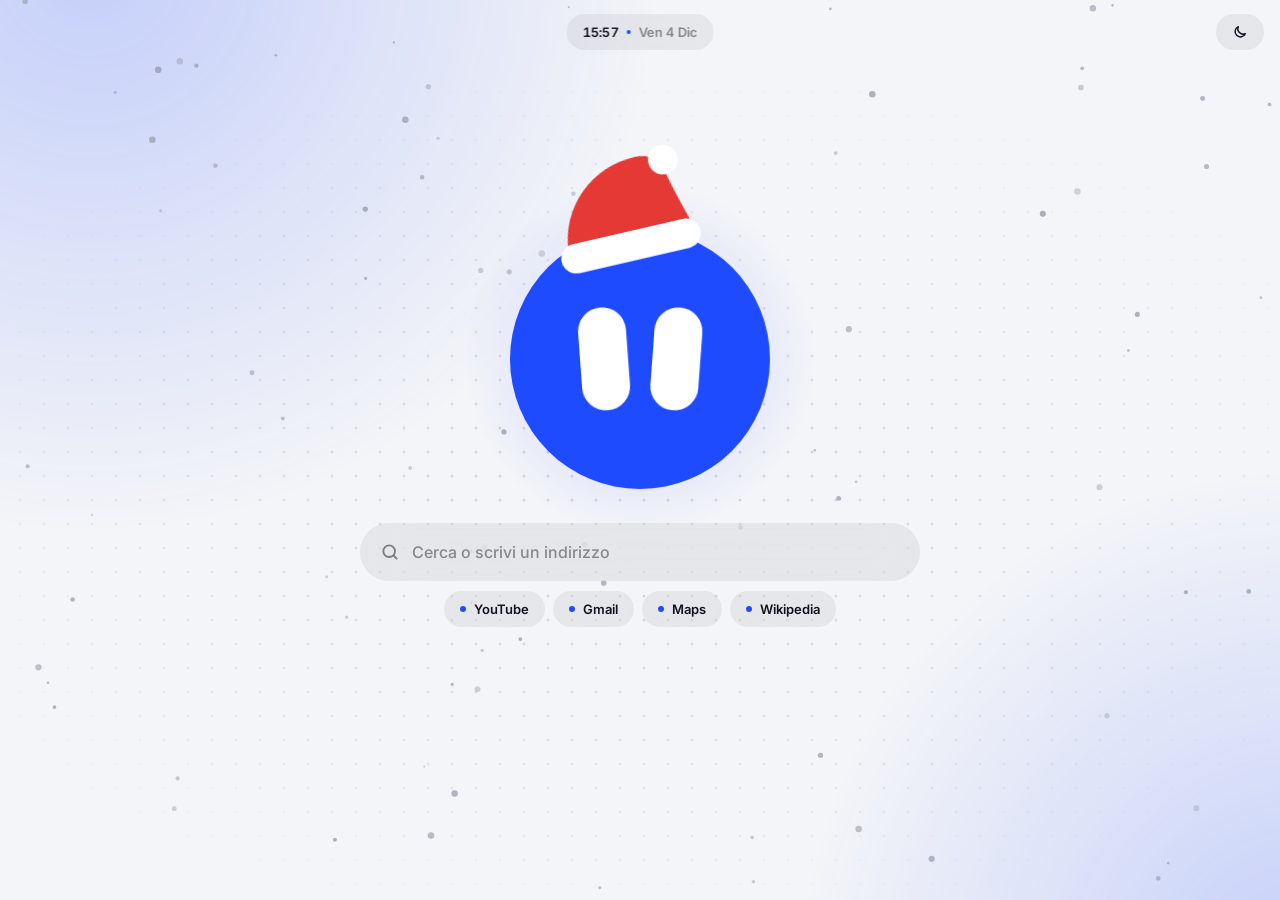
<file: public/assets/aistudio/bot-start_a25c9058.html>
<!DOCTYPE html>
<html lang="it">
<head>
<meta charset="UTF-8">
<meta name="viewport" content="width=device-width, initial-scale=1, maximum-scale=1, viewport-fit=cover">
<meta name="color-scheme" content="dark light">
<title>Start</title>
<link rel="preconnect" href="https://fonts.googleapis.com">
<link rel="preconnect" href="https://fonts.gstatic.com" crossorigin>
<link href="https://fonts.googleapis.com/css2?family=Inter:wght@500;600&display=swap" rel="stylesheet">
<style>
:root{--bg:#000;--fg:#F2F4FF;--mut:rgba(242,244,255,.45);--glass:rgba(255,255,255,.1);--glass2:rgba(255,255,255,.16);--bot:#FF6A00;--acc:var(--bot);--eye:#05060A;--out:cubic-bezier(.22,1,.36,1);--soft:cubic-bezier(.45,0,.2,1);--st:0px}
:root[data-theme=light]{--bg:#F4F5F8;--fg:#10131F;--mut:rgba(16,19,31,.45);--glass:rgba(16,19,31,.06);--glass2:rgba(16,19,31,.1);--eye:#fff}
*{box-sizing:border-box;-webkit-tap-highlight-color:transparent}
html,body{margin:0;height:100%;overflow:hidden;overscroll-behavior:none;touch-action:manipulation;background:var(--bg);color:var(--fg);font-family:Inter,-apple-system,BlinkMacSystemFont,'Segoe UI',sans-serif;transition:background-color .7s var(--soft),color .7s var(--soft)}
body{position:fixed;inset:0}
#app{position:fixed;left:0;top:0;width:100%;height:100%;overflow:hidden;user-select:none;-webkit-user-select:none}
.glass,.pill{background:var(--glass);-webkit-backdrop-filter:blur(22px);backdrop-filter:blur(22px)}
.pill{font:600 13px Inter,sans-serif;color:var(--fg);border:0;border-radius:999px;padding:10px 16px;cursor:pointer;display:inline-flex;align-items:center;gap:8px;transition:transform .3s var(--out),background-color .3s var(--soft),opacity .4s var(--soft),color .7s var(--soft)}
.pill:active{transform:scale(.96)}
@media(hover:hover){.pill:hover{background:var(--glass2)}}
#corner{position:absolute;left:0;right:0;top:0;display:flex;justify-content:flex-end;padding:calc(var(--st) + 14px) 16px 0;pointer-events:none;transition:opacity .45s var(--soft)}
#corner .pill{pointer-events:auto}
#app.foc #corner{opacity:0}
#app.foc #corner .pill{pointer-events:none}
:root[data-theme=dark] .i-moon,:root[data-theme=light] .i-sun{display:none}
#bg{position:fixed;inset:0;overflow:hidden;pointer-events:none}
.gl{position:absolute;border-radius:50%;background:radial-gradient(closest-side,var(--bot),transparent);opacity:.3;will-change:transform}
:root[data-theme=light] .gl{opacity:.22}
.g1{width:90vmax;height:90vmax;left:-38vmax;top:-48vmax;animation:g1 30s ease-in-out infinite alternate}
.g2{width:80vmax;height:80vmax;right:-42vmax;bottom:-46vmax;animation:g2 36s ease-in-out infinite alternate}
@keyframes g1{to{transform:translate(14vmax,10vmax) scale(1.1)}}
@keyframes g2{to{transform:translate(-12vmax,-9vmax) scale(.92)}}
#snow{position:fixed;inset:0;width:100%;height:100%;pointer-events:none}
#halo{position:absolute;left:50%;top:50%;width:190%;height:190%;border-radius:50%;pointer-events:none;background:radial-gradient(closest-side,var(--bot),transparent 72%);opacity:.2;transform:translate(-50%,-50%);animation:halo 6s ease-in-out infinite alternate}
@keyframes halo{to{opacity:.3;transform:translate(-50%,-50%) scale(1.06)}}
#hat{display:none;position:absolute;left:19%;top:-31%;width:57%;overflow:visible;transform-origin:50% 90%;transform:rotate(-13deg);pointer-events:none}
.xmas #hat{display:block;animation:sway 5s ease-in-out infinite alternate}
@keyframes sway{to{transform:rotate(-9deg)}}
#botwrap{position:absolute;left:50%;top:0;z-index:1}
#bot{position:relative;width:100%;height:100%;border-radius:50%;background:var(--bot);display:flex;align-items:center;justify-content:center;will-change:transform;transition:background-color .7s var(--soft);cursor:pointer}
#eyes{position:relative;width:100%;height:100%;pointer-events:none}
.eye{position:absolute;left:50%;top:50%;background:var(--eye);will-change:transform,width,height;transition:background-color .7s var(--soft)}
#think{position:absolute;left:calc(86% - 10px);top:calc(17% - 84px);pointer-events:none;z-index:2}
#think svg{display:block;overflow:visible;transform:scale(var(--k,1));transform-origin:10px 84px;fill:var(--fg);transition:fill .7s var(--soft)}
#think .p{transform:scale(0);transform-box:fill-box;transform-origin:center;opacity:0;transition:transform .6s var(--out),opacity .35s var(--soft)}
#think .cl{transform-origin:0 100%}
#think.on .p{transform:none;opacity:1}
#think.on .t1{transition-delay:.1s}
#think.on .cl{transition-delay:.22s}
#think .cl .d{fill:var(--bg)}
#think.on .d{animation:dp 1.3s ease-in-out infinite}
#think .d:nth-last-of-type(2){animation-delay:.18s}#think .d:last-of-type{animation-delay:.36s}
@keyframes dp{0%,100%{opacity:.25}50%{opacity:1}}
#ui{position:absolute;left:50%;top:0;width:min(560px,calc(100% - 32px));z-index:3}
#bar{display:flex;align-items:center;gap:10px;height:58px;padding:0 8px 0 20px;border-radius:999px;box-shadow:inset 0 0 0 1.5px transparent;transition:box-shadow .45s var(--soft),background-color .45s var(--soft)}
#bar:focus-within{background:var(--glass2);box-shadow:inset 0 0 0 1.5px var(--acc)}
#bar>svg{flex:none;opacity:.5}
#q{flex:1;min-width:0;height:100%;border:0;outline:0;background:none;color:var(--fg);font:500 16px Inter,sans-serif;caret-color:var(--acc);user-select:text;-webkit-user-select:text}
#q::placeholder{color:var(--mut)}
#q::-webkit-search-cancel-button{display:none}
#go{flex:none;width:42px;height:42px;border-radius:50%;border:0;background:var(--acc);color:#fff;display:grid;place-items:center;cursor:pointer;opacity:0;transform:scale(.6);pointer-events:none;transition:transform .45s var(--out),opacity .3s var(--soft),background-color .7s var(--soft)}
#go.on{opacity:1;transform:none;pointer-events:auto}
#go.on:active{transform:scale(.92)}
#sugg{display:flex;flex-direction:column;gap:8px;margin-top:10px}
.sg{width:100%;height:46px;justify-content:flex-start;font-size:15px;font-weight:500;opacity:0;transform:translateY(-8px);pointer-events:none;transition:transform .55s var(--out),opacity .35s var(--soft),background-color .3s var(--soft)}
.sg:nth-child(2){transition-delay:.05s}
.sg.show{opacity:1;transform:none;pointer-events:auto}
.sg.show:active{transform:scale(.98);transition-delay:0s}
.sg span{overflow:hidden;text-overflow:ellipsis;white-space:nowrap}
.sg span.in{animation:fi .25s var(--out)}
@keyframes fi{from{opacity:0;transform:translateY(4px)}}
.sg svg{flex:none;opacity:.5}
#ruler{position:fixed;left:-9999px;top:0;white-space:pre;visibility:hidden}
#grid{position:absolute;inset:-40px;background-image:radial-gradient(circle,color-mix(in srgb,var(--fg) 17%,transparent) 1.1px,transparent 1.7px);background-size:24px 24px;-webkit-mask-image:radial-gradient(ellipse 75% 60% at 50% 55%,#000 15%,transparent 78%);mask-image:radial-gradient(ellipse 75% 60% at 50% 55%,#000 15%,transparent 78%);will-change:transform}
.ring{position:absolute;left:50%;top:50%;width:100%;height:100%;border-radius:50%;border:1.5px solid var(--bot);opacity:0;pointer-events:none;transform:translate(-50%,-50%);animation:ring 7s cubic-bezier(.2,.6,.3,1) infinite}
.ring+.ring{animation-delay:3.5s}
@keyframes ring{0%{opacity:.34;transform:translate(-50%,-50%) scale(1)}100%{opacity:0;transform:translate(-50%,-50%) scale(1.8)}}
#orbit{position:absolute;left:-13%;top:-13%;width:126%;height:126%;border-radius:50%;pointer-events:none;animation:orb 20s linear infinite}
#orbit::after{content:"";position:absolute;left:50%;top:0;width:9px;height:9px;margin:-4.5px 0 0 -4.5px;border-radius:50%;background:var(--bot)}
@keyframes orb{to{transform:rotate(360deg)}}
#clock{position:absolute;left:50%;top:calc(var(--st) + 14px);transform:translateX(-50%);pointer-events:none;white-space:nowrap;transition:opacity .45s var(--soft)}
#clock i{width:4px;height:4px;border-radius:50%;background:var(--acc)}
#clock #tm{font-variant-numeric:tabular-nums;letter-spacing:.01em}
#clock #dtx{color:var(--mut);text-transform:capitalize}
#app.foc #clock{opacity:0}
#quick{position:absolute;left:0;right:0;top:68px;display:flex;flex-wrap:wrap;justify-content:center;gap:8px;transition:opacity .4s var(--soft),transform .55s var(--out)}
#app.f #quick{opacity:0;transform:translateY(-8px);pointer-events:none}
a.pill{text-decoration:none}
#quick a::before{content:"";width:6px;height:6px;border-radius:50%;background:var(--acc)}
@media(prefers-reduced-motion:reduce){.ring,#orbit,#halo,.gl{animation:none}}
</style>
</head>
<body>
<div id="bg"><i class="gl g1"></i><i class="gl g2"></i><i id="grid"></i></div>
<canvas id="snow"></canvas>
<div id="app">
  <div id="corner">
    <button class="pill" id="thm" type="button" aria-label="Cambia tema">
      <svg class="i-sun" width="16" height="16" viewBox="0 0 24 24" fill="none" stroke="currentColor" stroke-width="2.2" stroke-linecap="round" stroke-linejoin="round"><circle cx="12" cy="12" r="4"/><path d="M12 2v2M12 20v2M2 12h2M20 12h2M5 5l1.5 1.5M17.5 17.5 19 19M5 19l1.5-1.5M17.5 6.5 19 5"/></svg>
      <svg class="i-moon" width="16" height="16" viewBox="0 0 24 24" fill="none" stroke="currentColor" stroke-width="2.2" stroke-linecap="round" stroke-linejoin="round"><path d="M20 14.5A8 8 0 0 1 9.5 4 8 8 0 1 0 20 14.5z"/></svg>
    </button>
  </div>
  <div id="clock" class="pill"><span id="tm"></span><i></i><span id="dtx"></span></div>
  <div id="botwrap">
    <i id="halo"></i><i class="ring"></i><i class="ring"></i><i id="orbit"></i>
    <div id="bot"><div id="eyes"><div class="eye" id="el"></div><div class="eye" id="er"></div></div><svg id="hat" viewBox="0 0 100 80" aria-hidden="true"><path d="M8 62C10 30 36 8 66 8c10 0 16 6 18 16 3 14 7 26 10 38z" fill="#E53935"/><rect x="2" y="56" width="96" height="20" rx="10" fill="#fff"/><circle cx="84" cy="14" r="10" fill="#fff"/></svg></div>
    <div id="think"><svg width="130" height="96" viewBox="0 0 130 96" aria-hidden="true">
      <circle class="p t2" cx="10" cy="84" r="4.5"/><circle class="p t1" cx="26" cy="68" r="7.5"/>
      <g class="p cl"><ellipse cx="79" cy="31" rx="38" ry="16"/><circle cx="57" cy="25" r="15"/><circle cx="80" cy="18" r="19"/><circle cx="103" cy="25" r="15"/><circle cx="44" cy="33" r="12"/><circle cx="116" cy="33" r="12"/><circle cx="60" cy="41" r="12"/><circle cx="80" cy="44" r="12"/><circle cx="100" cy="41" r="12"/>
        <circle class="d" cx="64" cy="32" r="4.2"/><circle class="d" cx="80" cy="32" r="4.2"/><circle class="d" cx="96" cy="32" r="4.2"/></g>
    </svg></div>
  </div>
  <div id="ui">
    <div id="bar" class="glass">
      <svg width="20" height="20" viewBox="0 0 24 24" fill="none" stroke="currentColor" stroke-width="2.2" stroke-linecap="round" stroke-linejoin="round"><circle cx="11" cy="11" r="7"/><path d="m20 20-3.5-3.5"/></svg>
      <input id="q" type="search" enterkeyhint="search" autocomplete="off" autocapitalize="off" autocorrect="off" spellcheck="false" placeholder="Cerca o scrivi un indirizzo" aria-label="Cerca">
      <button id="go" type="button" aria-label="Cerca"><svg width="20" height="20" viewBox="0 0 24 24" fill="none" stroke="currentColor" stroke-width="2.4" stroke-linecap="round" stroke-linejoin="round"><path d="M5 12h14M13 6l6 6-6 6"/></svg></button>
    </div>
    <div id="quick"><a class="pill" href="https://www.youtube.com/">YouTube</a><a class="pill" href="https://mail.google.com/">Gmail</a><a class="pill" href="https://maps.google.com/">Maps</a><a class="pill" href="https://it.wikipedia.org/">Wikipedia</a></div>
    <div id="sugg"><button class="pill sg" type="button"></button><button class="pill sg" type="button"></button></div>
  </div>
</div>
<span id="ruler"></span>
<script>
(()=>{
const $=id=>document.getElementById(id);
const app=$('app'),bot=$('bot'),wrap=$('botwrap'),eL=$('el'),eR=$('er'),ui=$('ui'),q=$('q'),go=$('go'),think=$('think'),thmB=$('thm'),ruler=$('ruler'),sgs=[...document.querySelectorAll('.sg')];
const store={get(k,d){try{const v=localStorage.getItem(k);return v===null?d:JSON.parse(v)}catch(e){return d}},set(k,v){try{localStorage.setItem(k,JSON.stringify(v))}catch(e){}}};
const ic=p=>`<svg width="16" height="16" viewBox="0 0 24 24" fill="none" stroke="currentColor" stroke-width="2.2" stroke-linecap="round" stroke-linejoin="round">${p}</svg>`;
const ICON={h:ic('<circle cx="12" cy="12" r="9"/><path d="M12 7v5l3 2"/>'),s:ic('<circle cx="11" cy="11" r="7"/><path d="m20 20-3.5-3.5"/>'),u:ic('<circle cx="12" cy="12" r="9"/><path d="M3 12h18M12 3c3 3 3 15 0 18M12 3c-3 3-3 15 0 18"/>')};

/* Tema: un solo colore (il personaggio), l'accento lo segue */
const BOT={dark:['#FF6A00','#2F5BFF'],light:['#FF5F00','#1F4BFF']},pick=Math.random()<.5?0:1;
let theme=store.get('theme',null)||(matchMedia('(prefers-color-scheme: dark)').matches?'dark':'light');
function paint(){const r=document.documentElement;r.dataset.theme=theme;r.style.setProperty('--bot',BOT[theme][pick])}
paint();

/* Natale: dal 1 dicembre al 6 gennaio, con la data del telefono. Aggiungi #natale all'indirizzo per provarlo. */
let xmas=false,flakes=[];
const snowCv=$('snow'),snowCx=snowCv.getContext('2d');
const flake=init=>({x:Math.random()*innerWidth,y:init?Math.random()*innerHeight:-8,r:1+Math.random()*2.4,v:16+Math.random()*30,ph:Math.random()*6.28,sw:8+Math.random()*18,a:.4+Math.random()*.45});
function snowResize(){
  const r=Math.min(devicePixelRatio||1,2);
  snowCv.width=Math.round(innerWidth*r);snowCv.height=Math.round(innerHeight*r);snowCx.setTransform(r,0,0,r,0,0);
  flakes=Array.from({length:Math.max(40,Math.min(110,Math.round(innerWidth*innerHeight/13000)))},()=>flake(true));
}
function checkXmas(){
  const d=new Date(),m=d.getMonth(),g=d.getDate();
  const on=m===11||(m===0&&g<=6)||/natale/i.test(location.hash+location.search);
  if(on===xmas)return;
  xmas=on;document.documentElement.classList.toggle('xmas',on);
  if(on)snowResize();else snowCx.clearRect(0,0,innerWidth,innerHeight);
}
function drawSnow(dt,now){
  if(!xmas)return;
  snowCx.clearRect(0,0,innerWidth,innerHeight);
  snowCx.fillStyle='#9AA1AF';
  for(const f of flakes){
    f.y+=f.v*dt*(.6+f.r*.2);f.x+=Math.sin(now*.0006+f.ph)*f.sw*dt;
    if(f.y>innerHeight+8)Object.assign(f,flake(false));
    if(f.x<-8)f.x=innerWidth+8;else if(f.x>innerWidth+8)f.x=-8;
    snowCx.globalAlpha=f.a;snowCx.beginPath();snowCx.arc(f.x,f.y,f.r,0,6.283);snowCx.fill();
  }
  snowCx.globalAlpha=1;
}
const tmEl=$('tm'),dtxEl=$('dtx'),gridEl=$('grid');
function tick(){const d=new Date();tmEl.textContent=d.toLocaleTimeString('it-IT',{hour:'2-digit',minute:'2-digit'});dtxEl.textContent=d.toLocaleDateString('it-IT',{weekday:'short',day:'numeric',month:'short'}).replace(',','')}
tick();setInterval(tick,10000);
checkXmas();setInterval(checkXmas,600000);addEventListener('hashchange',checkXmas);addEventListener('resize',()=>{if(xmas)snowResize()});
thmB.addEventListener('click',()=>{theme=theme==='dark'?'light':'dark';store.set('theme',theme);paint();tone(theme==='dark'?420:600,.14,theme==='dark'?300:780)});

/* Motore: una pagina web non può leggere quello predefinito del browser, lo deduco dal browser.
   Per forzarne uno cambia la riga ENGINE. */
const UA=navigator.userAgent;
const ENGINE=/EdgA?\/|Edg\//.test(UA)?['Bing','https://www.bing.com/search?q=']:/DuckDuckGo/i.test(UA)?['DuckDuckGo','https://duckduckgo.com/?q=']:['Google','https://www.google.com/search?q='];
const E=[ENGINE],ei=0;

/* Predizioni: reali (Google / DuckDuckGo / Wikipedia), con ripiego locale */
const SUF=['significato','traduzione','cos’è','prezzo','recensioni','youtube','wikipedia','news','mappa','meteo'];
const hash=s=>{let h=0;for(const c of s)h=(h*31+c.charCodeAt(0))|0;return Math.abs(h)};
const isUrl=s=>/^https?:\/\/\S+$/i.test(s)||/^(www\.)?[a-z0-9-]+(\.[a-z0-9-]+)*\.[a-z]{2,}(\/\S*)?$/i.test(s);
const lowStart=(a,b)=>a.toLowerCase().startsWith(b.toLowerCase());
let items=[],reqId=0,deb=0,netFails=0;const cache=new Map();
const histItems=()=>store.get('hist',[]).slice(0,2).map(t=>({t,k:'h'}));
function build(v,net){
  const lv=v.toLowerCase(),out=[],add=(t,k)=>{if(out.length<2&&t&&t.toLowerCase()!==lv&&!out.some(o=>o.t.toLowerCase()===t.toLowerCase()))out.push({t,k})};
  net=net||[];
  if(isUrl(v))out.push({t:v,k:'u'});
  add(net[0],'s');
  add(store.get('hist',[]).find(x=>lowStart(x,v)),'h');
  add(net[1],'s');add(net[2],'s');
  const i=hash(lv);for(let n=0;n<SUF.length&&out.length<2;n++)add(v+' '+SUF[(i+n)%SUF.length],'s');
  return out;
}
async function get(u,pick){const c=new AbortController(),t=setTimeout(()=>c.abort(),1500);try{const r=await fetch(u,{signal:c.signal});return pick(await r.json())}catch(e){return null}finally{clearTimeout(t)}}
async function netSug(v){
  const e=encodeURIComponent(v);
  const S=[()=>get('https://suggestqueries.google.com/complete/search?client=firefox&hl=it&q='+e,d=>d[1]),
    ()=>get('https://duckduckgo.com/ac/?q='+e,d=>typeof d[0]==='string'?d[1]:d.map(x=>x.phrase)),
    ()=>get('https://it.wikipedia.org/w/api.php?action=opensearch&limit=3&format=json&origin=*&search='+e,d=>d[1])];
  if(E[ei][0]==='DuckDuckGo')S.unshift(S.splice(1,1)[0]);
  for(const f of S){const r=await f();if(r&&r.length)return r}
  return null;
}
function setItems(arr){
  items=arr;
  sgs.forEach((b,i)=>{const it=arr[i];
    if(it&&(b.dataset.t!==it.t||b.dataset.k!==it.k)){const had=b.dataset.t&&b.classList.contains('show');b.dataset.t=it.t;b.dataset.k=it.k;b.innerHTML=ICON[it.k]+'<span></span>';b.lastChild.textContent=it.t;if(had)b.lastChild.classList.add('in')}
  });
  applyShow();
}
function applyShow(){sgs.forEach((b,i)=>b.classList.toggle('show',foc&&i<showN&&!!items[i]));app.classList.toggle('f',foc&&items.slice(0,showN).length>0)}
function refresh(){
  const v=q.value.trim(),id=++reqId;clearTimeout(deb);
  if(!v){setItems(histItems());return}
  const key=E[ei][0]+v.toLowerCase(),c=cache.get(key);
  if(c){setItems(build(v,c));return}
  if(netFails>=2){setItems(build(v));return}
  if(!items.length)setItems(build(v));
  deb=setTimeout(async()=>{
    const r=await netSug(v);if(id!==reqId)return;
    if(r&&r.length){netFails=0;cache.set(key,r);setItems(build(v,r))}else{netFails++;setItems(build(v))}
  },110);
}

/* Audio */
let AC=null;
function tone(f,d=.13,f2){try{AC=AC||new(window.AudioContext||window.webkitAudioContext)();if(AC.state==='suspended')AC.resume();const t=AC.currentTime,o=AC.createOscillator(),g=AC.createGain();o.type='sine';o.frequency.setValueAtTime(f,t);if(f2)o.frequency.exponentialRampToValueAtTime(f2,t+d*.85);g.gain.setValueAtTime(.0001,t);g.gain.linearRampToValueAtTime(.035,t+.02);g.gain.exponentialRampToValueAtTime(.0001,t+d);o.connect(g);g.connect(AC.destination);o.start(t);o.stop(t+d+.02)}catch(e){}}

/* Viewport e calcolo posizioni */
let foc=false,ST=0,W=360,A=640,BS=200,MOB=false,FULLH=0,blurAt=0,kbr=store.get('kbr'+(innerWidth>innerHeight?'L':'P'),.5),kbA=0,kbT=0,kbS=0;
const probe=document.createElement('div');probe.style.cssText='position:fixed;visibility:hidden;padding-top:env(safe-area-inset-top,0px)';document.body.appendChild(probe);
let OT=0;
function readVV(){
  const v=window.visualViewport,h=Math.round(v?v.height:innerHeight),t=Math.round(v?v.offsetTop:0);
  if(h!==A){A=h;app.style.height=h+'px'}
  if(A>FULLH||(!foc&&performance.now()-blurAt>900))FULLH=A;
  if(t!==OT){OT=t;app.style.transform=`translate3d(0,${t}px,0)`}
}
function sync(){
  ST=parseFloat(getComputedStyle(probe).paddingTop)||0;
  document.documentElement.style.setProperty('--st',ST+'px');
  MOB=matchMedia('(max-width:700px),(pointer:coarse)').matches;
  W=app.clientWidth||innerWidth;
  BS=Math.round(Math.min(260,W*.6,(screen.height||800)*.32));
  kbr=store.get('kbr'+(innerWidth>innerHeight?'L':'P'),.5);
  wrap.style.width=wrap.style.height=BS+'px';
  readVV();
}
addEventListener('resize',sync);addEventListener('orientationchange',()=>setTimeout(()=>{FULLH=0;sync()},300));addEventListener('pageshow',sync);
if(window.visualViewport){visualViewport.addEventListener('resize',readVV);visualViewport.addEventListener('scroll',readVV)}

/* Calcolo posizioni. Su mobile l'ordine è sempre: barra, suggerimenti, bot.
   A riposo la barra sta già in alto, così la tastiera non la copre e iOS non fa scorrere la pagina.
   y = alto barra, c = centro bot, s = dimensione bot rispetto a BS */
let showN=2,shownApplied=-1;
function target(){
  const barH=58,gap=34,st=Math.max(0,ST-OT);
  if(!MOB){
    const sH=110,s=Math.max(.5,Math.min(1,(A-st-70-gap-barH-sH-14)/BS)),sz=BS*s,total=sz+gap+barH+sH;
    const top=Math.max(st+70,(A-total)/2+10);
    showN=2;return{y:top+sz+gap,c:top+sz/2,s};
  }
  /* Gruppo omino > barra > suggerimenti dentro la zona sopra la tastiera (stimata dal viewport).
     A riposo e in scrittura le posizioni sono le stesse: la barra non si muove e iOS non sposta la pagina. */
  const base=FULLH||A,est=Math.round(base*kbr),T=st+12,CLD=38,GAPB=16,MINBOT=96;
  const B=((foc&&A<base*.8)?A:Math.min(A,est))-10;
  for(let n=2;;n--){
    const sH=n?10+n*46+(n-1)*8:0,room=B-(T+CLD)-GAPB-barH-sH;
    if(room>=MINBOT||n===0){
      const bs=Math.max(48,Math.min(BS,room)),total=bs+GAPB+barH+sH,top=Math.max(T+CLD,B-total);
      showN=foc?n:0;
      return{y:top+bs+GAPB,c:top+bs/2,s:bs/BS};
    }
  }
}
const damp=(o,t,st,dt)=>{const w=2/st,x=w*dt,e=1/(1+x+.48*x*x+.235*x*x*x),c=o.p-t,tmp=(o.v+w*c)*dt;o.v=(o.v-w*tmp)*e;o.p=t+(c+tmp)*e;return o.p};
const LY={p:0,v:0},LC={p:0,v:0},LS={p:0,v:0};
let cur=null;
function stepLayout(dt){
  const t=target();
  if(!cur){cur={...t};LY.p=t.y;LC.p=t.c;LS.p=t.s}
  cur.y=damp(LY,t.y,.38,dt);cur.c=damp(LC,t.c,.38,dt);cur.s=damp(LS,t.s,.38,dt);
  ui.style.transform=`translate3d(-50%,${cur.y.toFixed(2)}px,0)`;
  const sz=BS*cur.s;
  wrap.style.width=wrap.style.height=sz.toFixed(2)+'px';
  wrap.style.setProperty('--k',cur.s.toFixed(4));
  wrap.style.transform=`translate3d(-50%,${(cur.c-sz/2).toFixed(2)}px,0)`;
}

/* Sguardo */
let tx=0,ty=0,lastPtr=0,drag=false,lastKey=0,caretW=0,nextThink=performance.now()+6000;
const N=()=>Math.min(innerWidth,innerHeight)*.42;
function point(x,y){
  lastPtr=performance.now();
  const r=bot.getBoundingClientRect(),dx=(x-r.left-r.width/2)/N(),dy=(y-r.top-r.height/2)/N(),d=Math.hypot(dx,dy);
  if(d>1e-4){const e=Math.tanh(d*.88);tx=dx/d*e;ty=dy/d*e}else tx=ty=0;
}
function measure(){const cs=getComputedStyle(q);ruler.style.font=cs.font;ruler.style.letterSpacing=cs.letterSpacing;ruler.textContent=(q.value||'').slice(0,q.selectionStart||0);caretW=ruler.offsetWidth}
addEventListener('pointermove',e=>{if(!foc)point(e.clientX,e.clientY)},{passive:true});
addEventListener('pointerdown',e=>{drag=true;if(!foc&&!e.target.closest('#ui'))point(e.clientX,e.clientY)},{passive:true});
addEventListener('pointerup',()=>{drag=false});addEventListener('pointercancel',()=>{drag=false});
document.addEventListener('selectionchange',()=>{if(foc)measure()});

let gyroOn=false,gx=0,gy=0,b0=null,g0=null,asked=false;
function onOri(e){
  if(e.beta==null||e.gamma==null)return;
  gyroOn=true;if(b0===null){b0=e.beta;g0=e.gamma}
  const dg=Math.max(-75,Math.min(75,e.gamma-g0)),db=Math.max(-75,Math.min(75,e.beta-b0));
  b0+=db*.002;g0+=dg*.002;
  const a=(screen.orientation&&screen.orientation.angle)||0;let X=dg,Y=db;
  if(a===90){X=db;Y=-dg}else if(a===270||a===-90){X=-db;Y=dg}else if(a===180){X=-dg;Y=-db}
  const nx=X/22,ny=Y/22,m=Math.hypot(nx,ny);
  if(m>1e-4){const k=Math.tanh(m*.95);gx=-nx/m*k;gy=-ny/m*k}else gx=gy=0;
}
const needPerm=typeof DeviceOrientationEvent!=='undefined'&&typeof DeviceOrientationEvent.requestPermission==='function';
if(!needPerm)addEventListener('deviceorientation',onOri,true);
document.addEventListener('click',()=>{if(needPerm&&!asked){asked=true;DeviceOrientationEvent.requestPermission().then(s=>{if(s==='granted')addEventListener('deviceorientation',onOri,true)}).catch(()=>{})}});

/* Invio */
function nav(v){
  const u=isUrl(v)?(/^https?:/i.test(v)?v:'https://'+v):E[ei][1]+encodeURIComponent(v);
  try{(window.top||window).location.assign(u)}catch(e){window.open(u,'_blank')}
}
function submit(v){
  v=(v==null?q.value:v).trim();if(!v)return;
  store.set('hist',[v,...store.get('hist',[]).filter(h=>h!==v)].slice(0,30));
  q.value=v;react('happy');q.blur();
  setTimeout(()=>nav(v),450);
}
q.addEventListener('focus',()=>{foc=true;nextThink=performance.now()+3500+Math.random()*3000;app.classList.toggle('foc',MOB);measure();refresh()});
q.addEventListener('blur',()=>{foc=false;blurAt=performance.now();tx=ty=0;app.classList.remove('foc');setItems(items)});
q.addEventListener('input',()=>{lastKey=performance.now();go.classList.toggle('on',!!q.value.trim());measure();refresh()});
q.addEventListener('keyup',measure);q.addEventListener('click',measure);
q.addEventListener('keydown',e=>{if(e.key==='Enter'){e.preventDefault();submit()}else if(e.key==='Escape')q.blur()});
go.addEventListener('click',()=>submit());
sgs.forEach(b=>b.addEventListener('click',()=>{if(b.dataset.t)submit(b.dataset.t)}));
ui.addEventListener('pointerdown',e=>{if(e.target.closest('.sg,#go'))e.preventDefault()});
app.addEventListener('pointerdown',e=>{if(foc&&!e.target.closest('#ui'))q.blur()});
addEventListener('pageshow',()=>{q.value='';go.classList.remove('on');q.blur();setItems(histItems())});

/* Reazioni (nessun salto) */
let R={on:false,type:'',t0:0,dur:1,dir:1},thinkOn=false;
const POOL=['wink','surprise','glance','sleepy'],DUR={wink:700,surprise:700,glance:900,sleepy:1100,think:3400,happy:900};
const SND={wink:[510,.13,660],surprise:[370,.16,650],glance:[430,.15,560],sleepy:[460,.24,290],happy:[520,.14,760]};
let lastI=-1;
function react(type,x){
  const r=bot.getBoundingClientRect();
  R={on:true,type,t0:performance.now(),dur:DUR[type],dir:(x!==undefined&&x<r.left+r.width/2)?-1:1};
  const s=SND[type];if(s)tone(...s);
  if(type==='happy')setTimeout(()=>tone(700,.14,940),90);
}
bot.addEventListener('click',e=>{let i=Math.floor(Math.random()*POOL.length);if(i===lastI)i=(i+1)%POOL.length;lastI=i;react(POOL[i],e.clientX)});

/* Rendering */
const sine=t=>-(Math.cos(Math.PI*t)-1)/2,bell=t=>t<=0||t>=1?0:sine(Math.sin(t*Math.PI));
const sstep=(a,b,t)=>{t=Math.max(0,Math.min(1,(t-a)/(b-a)));return t*t*(3-2*t)};
const hold=t=>sstep(0,.16,t)*(1-sstep(.78,1,t));
const cl=v=>Math.max(-1.15,Math.min(1.15,v));
const GX={p:0,v:0},GY={p:0,v:0},BX={p:0,v:0},BY={p:0,v:0};
let sx=0,sy=0,bx=0,by=0,gfx=0,gfy=0,last=performance.now();
const BL={on:false,t0:0,next:performance.now()+2400};
function setEye(el,w,h,x,y,t,arc){
  const r=Math.min(w,h)/2,rb=arc>.04?r*(1-arc*.7):r;
  el.style.width=w.toFixed(1)+'px';el.style.height=h.toFixed(1)+'px';
  el.style.borderRadius=arc>.04?`${r.toFixed(1)}px ${r.toFixed(1)}px ${rb.toFixed(1)}px ${rb.toFixed(1)}px`:r.toFixed(1)+'px';
  el.style.transform=`translate3d(${x.toFixed(1)}px,${y.toFixed(1)}px,0) rotate(${t.toFixed(2)}deg)`;
}
function render(now){
  const dt=Math.min((now-last)/1000,.05);last=now;
  readVV();
  if(foc&&FULLH&&A<FULLH*.8){if(Math.abs(A-kbA)>2){kbA=A;kbT=now}else if(now-kbT>600&&kbS!==A){kbS=A;kbr=Math.max(.34,Math.min(.66,A/FULLH));store.set('kbr'+(innerWidth>innerHeight?'L':'P'),kbr)}}
  stepLayout(dt);
  if(showN!==shownApplied){shownApplied=showN;applyShow()}
  drawSnow(dt,now);
  if(foc){const r=q.getBoundingClientRect();point(Math.min(r.right-56,Math.max(r.left+30,r.left+caretW-q.scrollLeft)),r.top+r.height/2)}
  const ga=1-Math.exp(-10*dt);gfx+=(gx-gfx)*ga;gfy+=(gy-gfy)*ga;
  let dx=tx,dy=ty;
  if(gyroOn&&!drag&&!foc&&now-lastPtr>850){dx=gfx;dy=gfy}
  if(!foc&&now-lastPtr>1800){dx+=Math.sin(now*.00037)*.07;dy+=Math.sin(now*.00051+1)*.05}
  if(foc&&!R.on&&now>nextThink&&now-lastKey>1100){react('think');nextThink=now+7000+Math.random()*7000}
  let rt=-1,rot=0;
  if(R.on){rt=(now-R.t0)/R.dur;if(rt>=1){R.on=false;rt=-1}}
  const b=rt<0?0:(R.type==='think'||R.type==='happy')?hold(rt):bell(rt);
  if(rt>=0){
    if(R.type==='glance'){dx=dx*(1-b)+R.dir*.84*b;dy=dy*(1-b)-.36*b;rot=R.dir*b*7}
    else if(R.type==='think'){dx=dx*(1-b)+.68*b;dy=dy*(1-b)-.62*b}
    else if(R.type==='sleepy'){dy=dy*(1-b*.75)+.4*b;rot=R.dir*b*3}
  }
  const wt=R.on&&R.type==='think'&&rt>.04&&rt<.9;
  if(wt!==thinkOn){thinkOn=wt;think.classList.toggle('on',wt)}
  sx=damp(GX,dx,.17,dt);sy=damp(GY,dy,.17,dt);bx=damp(BX,dx,.36,dt);by=damp(BY,dy,.36,dt);

  const D=Math.max(40,BS*cur.s),eW=D*.188,eH=D*.405,baseGap=D*.278,br=Math.sin(now*.0021);
  let scX=1+br*.006,scY=1-br*.006;
  let lW=1,lH=1,rW=1,rH=1,lY=0,rY=0,arc=0,lT=-4.2-sx*6.5,rT=4.2-sx*6.5;

  if(!BL.on&&!R.on&&now>=BL.next){BL.on=true;BL.t0=now}
  if(BL.on){const t=(now-BL.t0)/220;if(t>=1){BL.on=false;BL.next=now+2400+Math.random()*2800}else{const c=bell(t);lH*=1-c*.88;rH*=1-c*.88;lW*=1+c*.14;rW*=1+c*.14}}

  if(rt>=0)switch(R.type){
    case 'wink':if(R.dir<0){lH*=1-b*.88;lW*=1+b*.2;lT-=b*7;rH*=1+b*.06}else{rH*=1-b*.88;rW*=1+b*.2;rT+=b*7;lH*=1+b*.06}rot+=R.dir*b*4;break;
    case 'surprise':scX*=1+b*.03;scY*=1+b*.03;lW*=1+b*.22;rW*=1+b*.22;lH*=1+b*.16;rH*=1+b*.16;break;
    case 'happy':scX*=1+b*.025;scY*=1+b*.025;lH*=1-b*.58;rH*=1-b*.58;lW*=1+b*.26;rW*=1+b*.26;lY=rY=-b*D*.03;lT-=b*7;rT+=b*7;arc=b;break;
    case 'glance':lW*=1+b*.1;rH*=1-b*.3;rW*=1+b*.14;lT-=b*8;rT+=b*5;break;
    case 'sleepy':scY*=1-b*.02;lH*=1-b*.7;rH*=1-b*.7;lW*=1+b*.16;rW*=1+b*.16;lY=rY=b*D*.026;lT+=b*5;rT-=b*5;break;
    case 'think':lH*=1-b*.22;rH*=1-b*.1;lT-=b*6;rT+=b*2;break;
  }

  const thx=sx*.94,thy=sy*.9,offX=Math.sin(thx)*D*.192,offY=Math.sin(thy)*D*.168;
  const lsx=cl(sx-.17),rsx=cl(sx+.17);
  const lr=Math.min(1.1,Math.hypot(lsx,sy*.96)),rr=Math.min(1.1,Math.hypot(rsx,sy*.96));
  const les=Math.max(.7,1-Math.pow(lr,1.5)*.28),res=Math.max(.7,1-Math.pow(rr,1.5)*.28);
  const lfx=Math.max(.68,Math.cos(lsx*.74)),rfx=Math.max(.68,Math.cos(rsx*.74)),vfy=Math.max(.78,Math.cos(thy*.66));
  const gr=Math.min(1,Math.hypot(sx,sy)),ge=1-Math.pow(gr,1.5)*.24,gap=baseGap*Math.max(.82,Math.cos(thx*.6))*(.87+.13*ge);
  const lw=Math.max(4,eW*lW*les*lfx),lh=Math.max(4,eH*lH*les*vfy),rw=Math.max(4,eW*rW*res*rfx),rh=Math.max(4,eH*rH*res*vfy);

  bot.style.transform=`translate3d(${(bx*D*.038).toFixed(2)}px,${(by*D*.038).toFixed(2)}px,0) rotate(${rot.toFixed(2)}deg) scale(${scX.toFixed(4)},${scY.toFixed(4)})`;
  setEye(eL,lw,lh,offX-gap/2-lw/2,offY+lY-lh/2,lT,arc);
  setEye(eR,rw,rh,offX+gap/2-rw/2,offY+rY-rh/2,rT,arc);
  gridEl.style.transform=`translate3d(${(bx*16).toFixed(1)}px,${(by*16).toFixed(1)}px,0)`;
  requestAnimationFrame(render);
}

sync();setItems(histItems());
requestAnimationFrame(t=>{last=t;render(t)});
if(!matchMedia('(pointer:coarse)').matches)q.focus();
})();
</script>
</body>
</html>
</file>
